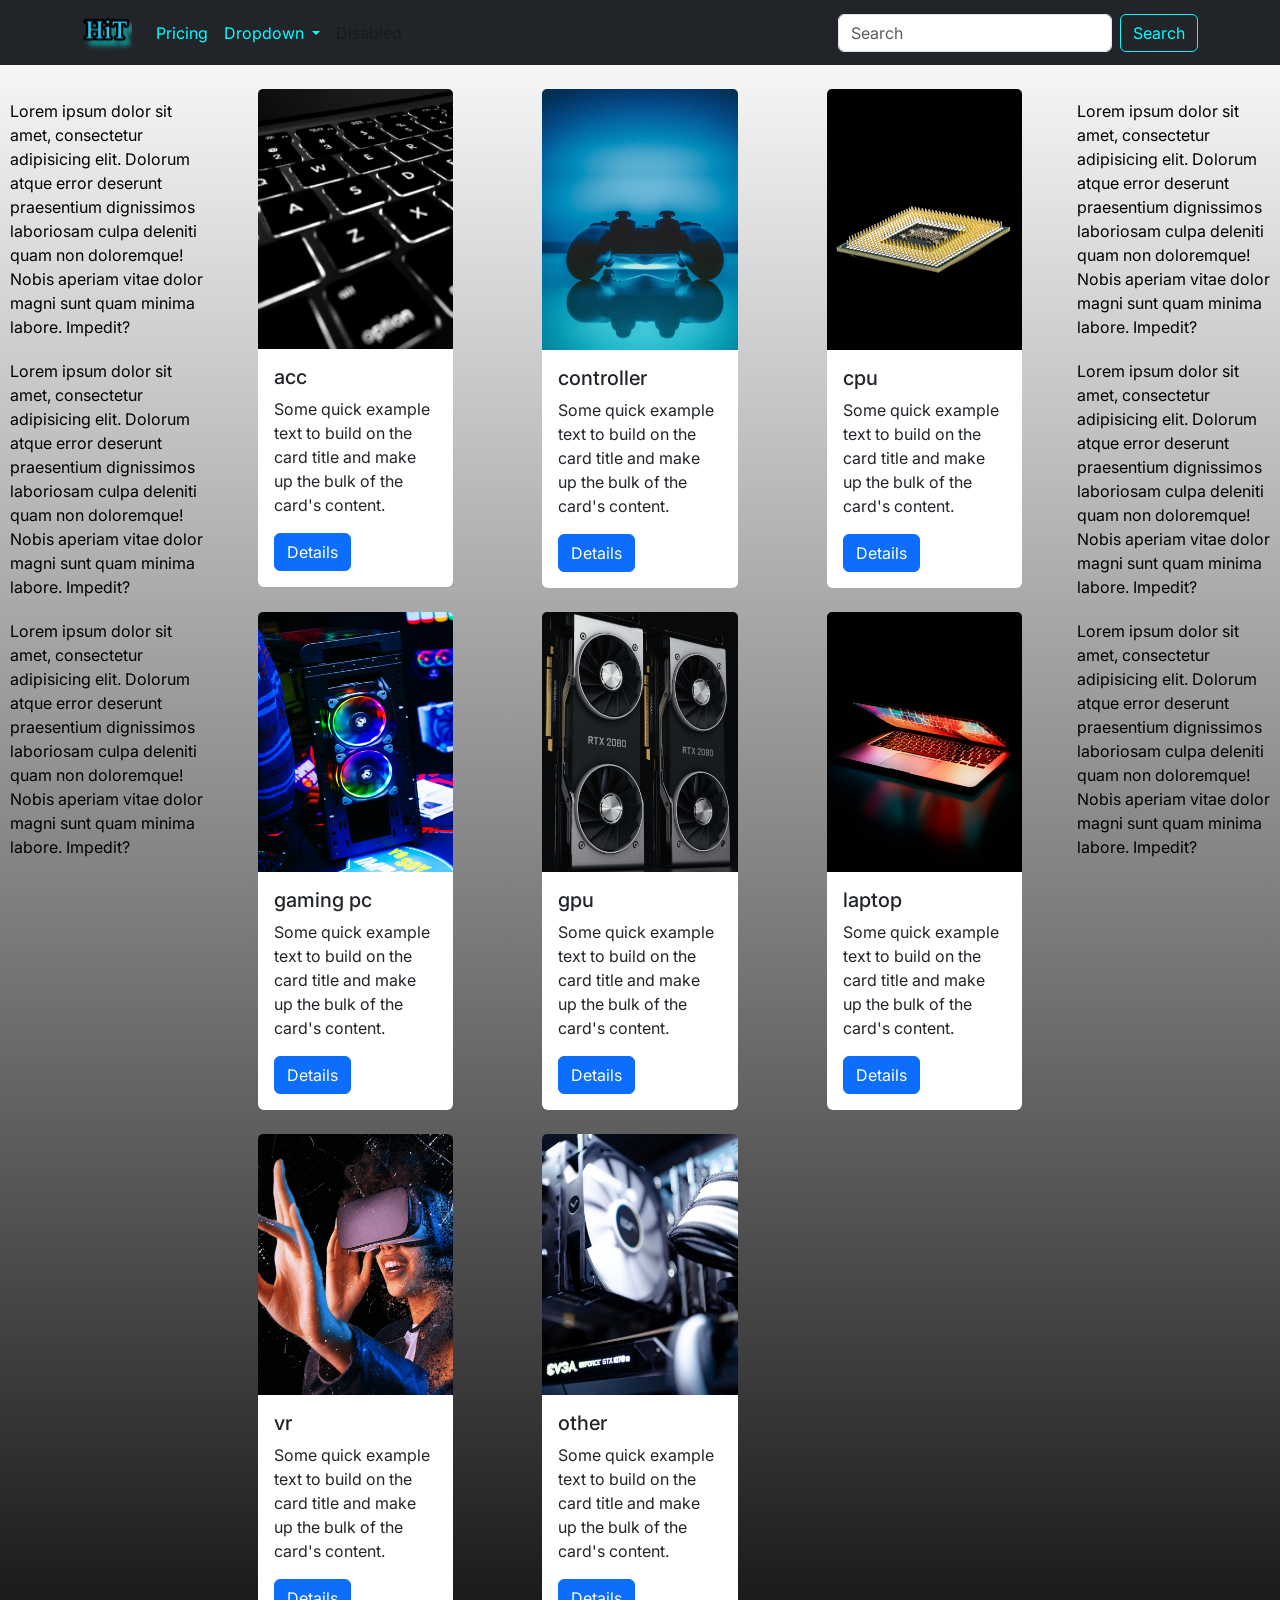
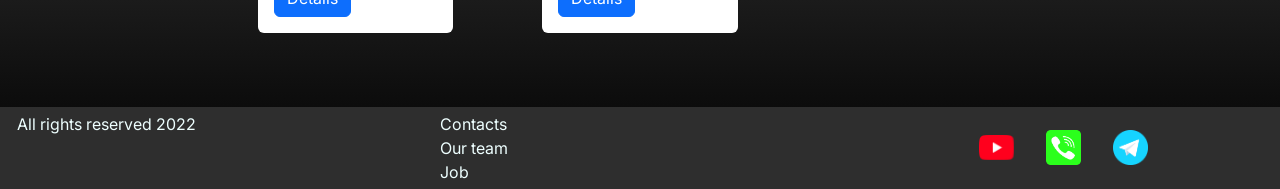
<file: pricing.html>
<!DOCTYPE html>
<html lang="en">

<head>
    <meta charset="UTF-8">
    <meta http-equiv="X-UA-Compatible" content="IE=edge">
    <meta name="viewport" content="width=device-width, initial-scale=1.0">
    <link href="https://cdn.jsdelivr.net/npm/bootstrap@5.2.2/dist/css/bootstrap.min.css" rel="stylesheet"
        integrity="sha384-Zenh87qX5JnK2Jl0vWa8Ck2rdkQ2Bzep5IDxbcnCeuOxjzrPF/et3URy9Bv1WTRi" crossorigin="anonymous">
    <link rel="stylesheet" href="source/styles/mycss.css">
    <link rel="apple-touch-icon" sizes="180x180" href="source/images/favicon.ico">
    <link rel="icon" type="image/png" sizes="32x32" href="source/images/favicon-32x32.png">
    <link rel="icon" type="image/png" sizes="16x16" href="source/images/favicon-16x16.png">
    <link rel="manifest" href="/site.webmanifest">
    <title>HiT - Pricing</title>
</head>

<body>
    <header>
        <nav class="navbar navbar-expand-lg bg-dark">
            <div class="container-lg">
                <a class="navbar-brand" href="/"><img src="source/images/logo.png" alt="logo"></a>
                <button class="navbar-toggler" type="button" data-bs-toggle="collapse"
                    data-bs-target="#navbarSupportedContent" aria-controls="navbarSupportedContent"
                    aria-expanded="false" aria-label="Toggle navigation">
                    <span class="navbar-toggler-icon"></span>
                </button>
                <div class="collapse navbar-collapse" id="navbarSupportedContent">
                    <ul class="navbar-nav me-auto mb-2 mb-lg-0">
                        <li class="nav-item">
                            <a class="nav-link" href="pricing.html">Pricing</a>
                        </li>
                        <li class="nav-item dropdown">
                            <a class="nav-link dropdown-toggle" href="#" role="button" data-bs-toggle="dropdown"
                                aria-expanded="false">
                                Dropdown
                            </a>
                            <ul class="dropdown-menu">
                                <li><a class="dropdown-item" href="#">Action</a></li>
                                <li><a class="dropdown-item" href="#">Another action</a></li>
                                <li>
                                    <hr class="dropdown-divider">
                                </li>
                                <li><a class="dropdown-item" href="#">Something else here</a></li>
                            </ul>
                        </li>
                        <li class="nav-item">
                            <a class="nav-link disabled">Disabled</a>
                        </li>
                    </ul>
                    <form class="d-flex" role="search">
                        <input class="form-control me-2" type="search" placeholder="Search" aria-label="Search">
                        <button class="btn btn-outline-success" type="submit">Search</button>
                    </form>
                </div>
            </div>
        </nav>
    </header>

    <section>
        <div class="container-fluid mt-4">
            <div class="row">
                <div class="col-lg-2 col-md-12">
                    <div class="row">
                        <div class="col-lg-12 styleside">
                            Lorem ipsum dolor sit amet, consectetur adipisicing elit. Dolorum atque error deserunt
                            praesentium dignissimos laboriosam culpa deleniti quam non doloremque! Nobis aperiam vitae
                            dolor magni sunt quam minima labore. Impedit?
                        </div>
                        <div class="col-lg-12 styleside">
                            Lorem ipsum dolor sit amet, consectetur adipisicing elit. Dolorum atque error deserunt
                            praesentium dignissimos laboriosam culpa deleniti quam non doloremque! Nobis aperiam vitae
                            dolor magni sunt quam minima labore. Impedit?
                        </div>
                        <div class="col-lg-12 styleside">
                            Lorem ipsum dolor sit amet, consectetur adipisicing elit. Dolorum atque error deserunt
                            praesentium dignissimos laboriosam culpa deleniti quam non doloremque! Nobis aperiam vitae
                            dolor magni sunt quam minima labore. Impedit?
                        </div>
                    </div>
                </div>

                <div class="col-lg-8">
                    <div class="row">
                        <div class="col-lg-4 col-md-6">
                            <div class="card mb-4">
                                <img src="source/images/acc.png" class="card-img-top" alt="acc">
                                <div class="card-body">
                                    <h5 class="card-title">acc</h5>
                                    <p class="card-text">Some quick example text to build on the card title and make up
                                        the
                                        bulk
                                        of the card's content.</p>
                                    <a href="#" class="btn btn-primary">Details</a>
                                </div>
                            </div>
                        </div>
                        <div class="col-lg-4 col-md-6">
                            <div class="card mb-4">
                                <img src="source/images/controller.png" class="card-img-top" alt="controller">
                                <div class="card-body">
                                    <h5 class="card-title">controller</h5>
                                    <p class="card-text">Some quick example text to build on the card title and make up
                                        the
                                        bulk
                                        of the card's content.</p>
                                    <a href="#" class="btn btn-primary">Details</a>
                                </div>
                            </div>
                        </div>
                        <div class="col-lg-4 col-md-6">
                            <div class="card mb-4">
                                <img src="source/images/cpu.png" class="card-img-top" alt="cpu">
                                <div class="card-body">
                                    <h5 class="card-title">cpu</h5>
                                    <p class="card-text">Some quick example text to build on the card title and make up
                                        the
                                        bulk
                                        of the card's content.</p>
                                    <a href="#" class="btn btn-primary">Details</a>
                                </div>
                            </div>
                        </div>
                        <div class="col-lg-4 col-md-6">
                            <div class="card mb-4">
                                <img src="source/images/gaming pc.png" class="card-img-top" alt="gaming pc">
                                <div class="card-body">
                                    <h5 class="card-title">gaming pc</h5>
                                    <p class="card-text">Some quick example text to build on the card title and make up
                                        the
                                        bulk
                                        of the card's content.</p>
                                    <a href="#" class="btn btn-primary">Details</a>
                                </div>
                            </div>
                        </div>
                        <div class="col-lg-4 col-md-6">
                            <div class="card mb-4">
                                <img src="source/images/gpu.png" class="card-img-top" alt="gpu">
                                <div class="card-body">
                                    <h5 class="card-title">gpu</h5>
                                    <p class="card-text">Some quick example text to build on the card title and make up
                                        the
                                        bulk
                                        of the card's content.</p>
                                    <a href="#" class="btn btn-primary">Details</a>
                                </div>
                            </div>
                        </div>
                        <div class="col-lg-4 col-md-6">
                            <div class="card mb-4">
                                <img src="source/images/laptop.png" class="card-img-top" alt="laptop">
                                <div class="card-body">
                                    <h5 class="card-title">laptop</h5>
                                    <p class="card-text">Some quick example text to build on the card title and make up
                                        the
                                        bulk
                                        of the card's content.</p>
                                    <a href="#" class="btn btn-primary">Details</a>
                                </div>
                            </div>
                        </div>
                        <div class="col-lg-4 col-md-6">
                            <div class="card mb-4">
                                <img src="source/images/vr.png" class="card-img-top" alt="vr">
                                <div class="card-body">
                                    <h5 class="card-title">vr</h5>
                                    <p class="card-text">Some quick example text to build on the card title and make up
                                        the
                                        bulk
                                        of the card's content.</p>
                                    <a href="#" class="btn btn-primary">Details</a>
                                </div>
                            </div>
                        </div>
                        <div class="col-lg-4 col-md-6">
                            <div class="card mb-4">
                                <img src="source/images/other.png" class="card-img-top" alt="other">
                                <div class="card-body">
                                    <h5 class="card-title">other</h5>
                                    <p class="card-text">Some quick example text to build on the card title and make up
                                        the
                                        bulk
                                        of the card's content.</p>
                                    <a href="#" class="btn btn-primary">Details</a>
                                </div>
                            </div>
                        </div>
                    </div>
                </div>

                <div class="col-lg-2 col-md-12">
                    <div class="row">
                        <div class="col-lg-12 styleside">
                            Lorem ipsum dolor sit amet, consectetur adipisicing elit. Dolorum atque error deserunt
                            praesentium dignissimos laboriosam culpa deleniti quam non doloremque! Nobis aperiam vitae
                            dolor magni sunt quam minima labore. Impedit?
                        </div>
                        <div class="col-lg-12 styleside">
                            Lorem ipsum dolor sit amet, consectetur adipisicing elit. Dolorum atque error deserunt
                            praesentium dignissimos laboriosam culpa deleniti quam non doloremque! Nobis aperiam vitae
                            dolor magni sunt quam minima labore. Impedit?
                        </div>
                        <div class="col-lg-12 styleside">
                            Lorem ipsum dolor sit amet, consectetur adipisicing elit. Dolorum atque error deserunt
                            praesentium dignissimos laboriosam culpa deleniti quam non doloremque! Nobis aperiam vitae
                            dolor magni sunt quam minima labore. Impedit?
                        </div>
                    </div>
                </div>
    </section>

    <footer>
        <div class="container-fluid">
            <div class="row">
                <div class="col-lg-4 col-md-12 footer-style">
                    <p>All rights reserved 2022</p>
                </div>
                <div class="col-lg-4 col-md-12 footer-style">
                    <p>Contacts<br>Our team<br>Job</p>
                </div>
                <div class="col-lg-4 col-md-12 media-links">
                    <img class="myAnim" style="width: 35px; margin-inline: 1em" src="source/images/yt.png" alt="...">
                    <img style="width: 35px; margin-inline: 1em" src="source/images/phone.png" alt="...">
                    <img style="width: 35px; margin-inline: 1em" src="source/images/tg.png" alt="...">
                </div>
            </div>
    </footer>

    <script src="https://cdn.jsdelivr.net/npm/bootstrap@5.2.2/dist/js/bootstrap.bundle.min.js"
        integrity="sha384-OERcA2EqjJCMA+/3y+gxIOqMEjwtxJY7qPCqsdltbNJuaOe923+mo//f6V8Qbsw3"
        crossorigin="anonymous"></script>
</body>

</html>
</file>
<file: source/styles/mycss.css>
@import url('https://fonts.googleapis.com/css2?family=Inter&display=swap');


body {
    background: linear-gradient(to top, #000 0%, #fff 100%);
    font-family: inter, serif;
}

.navbar a {
    color: aqua;
}

.navbar img {
    width: 50px;
}

.navbar button {
    color: aqua;
    border-color: aqua;
}

.leftside {
    padding-left: 30px;
}

.rightside {
    padding-right: 30px;
}

.leftsidebar, .rightsidebar {
    color: #fff;
    padding: 10px;
}

.styleside {
    color: rgb(0, 0, 0);
    padding: 10px;
}


.card {
    border: none;
    width: 75%;
    margin: auto auto;
}

.first p {
    color: rgb(255, 255, 255);
    margin: auto auto;
    width: 65%;
}

.text-style {
    margin: auto;
}
@media (max-width: 755px) {
    .carousel-indicators {
        display: none;
    }
    .text-style {
        padding-top: 20px;
    }
}

@media (max-width: 1999px) {
    .text-style {
        padding-top: 20px;
    }
}

.footer-style p {
    color: rgb(238, 255, 255);
    margin: auto auto;
}

footer {
    margin-top: 50px;
    background-color: rgb(46, 46, 46);
    padding: 5px;
}

.media-links {
    display: flex; 
    justify-content: center;
    align-items: center;
}

.myAnim {
    animation: myAnim 2s ease 1s 1 normal forwards;
}

@keyframes myAnim {
	0%,
	100% {
		transform: translateX(0%);
		transform-origin: 50% 50%;
	}

	15% {
		transform: translateX(-30px) rotate(-6deg);
	}

	30% {
		transform: translateX(15px) rotate(6deg);
	}

	45% {
		transform: translateX(-15px) rotate(-3.6deg);
	}

	60% {
		transform: translateX(9px) rotate(2.4deg);
	}

	75% {
		transform: translateX(-6px) rotate(-1.2deg);
	}
}



.imgstyle img {
    display: block; 
    margin: auto auto;
}
</file>
